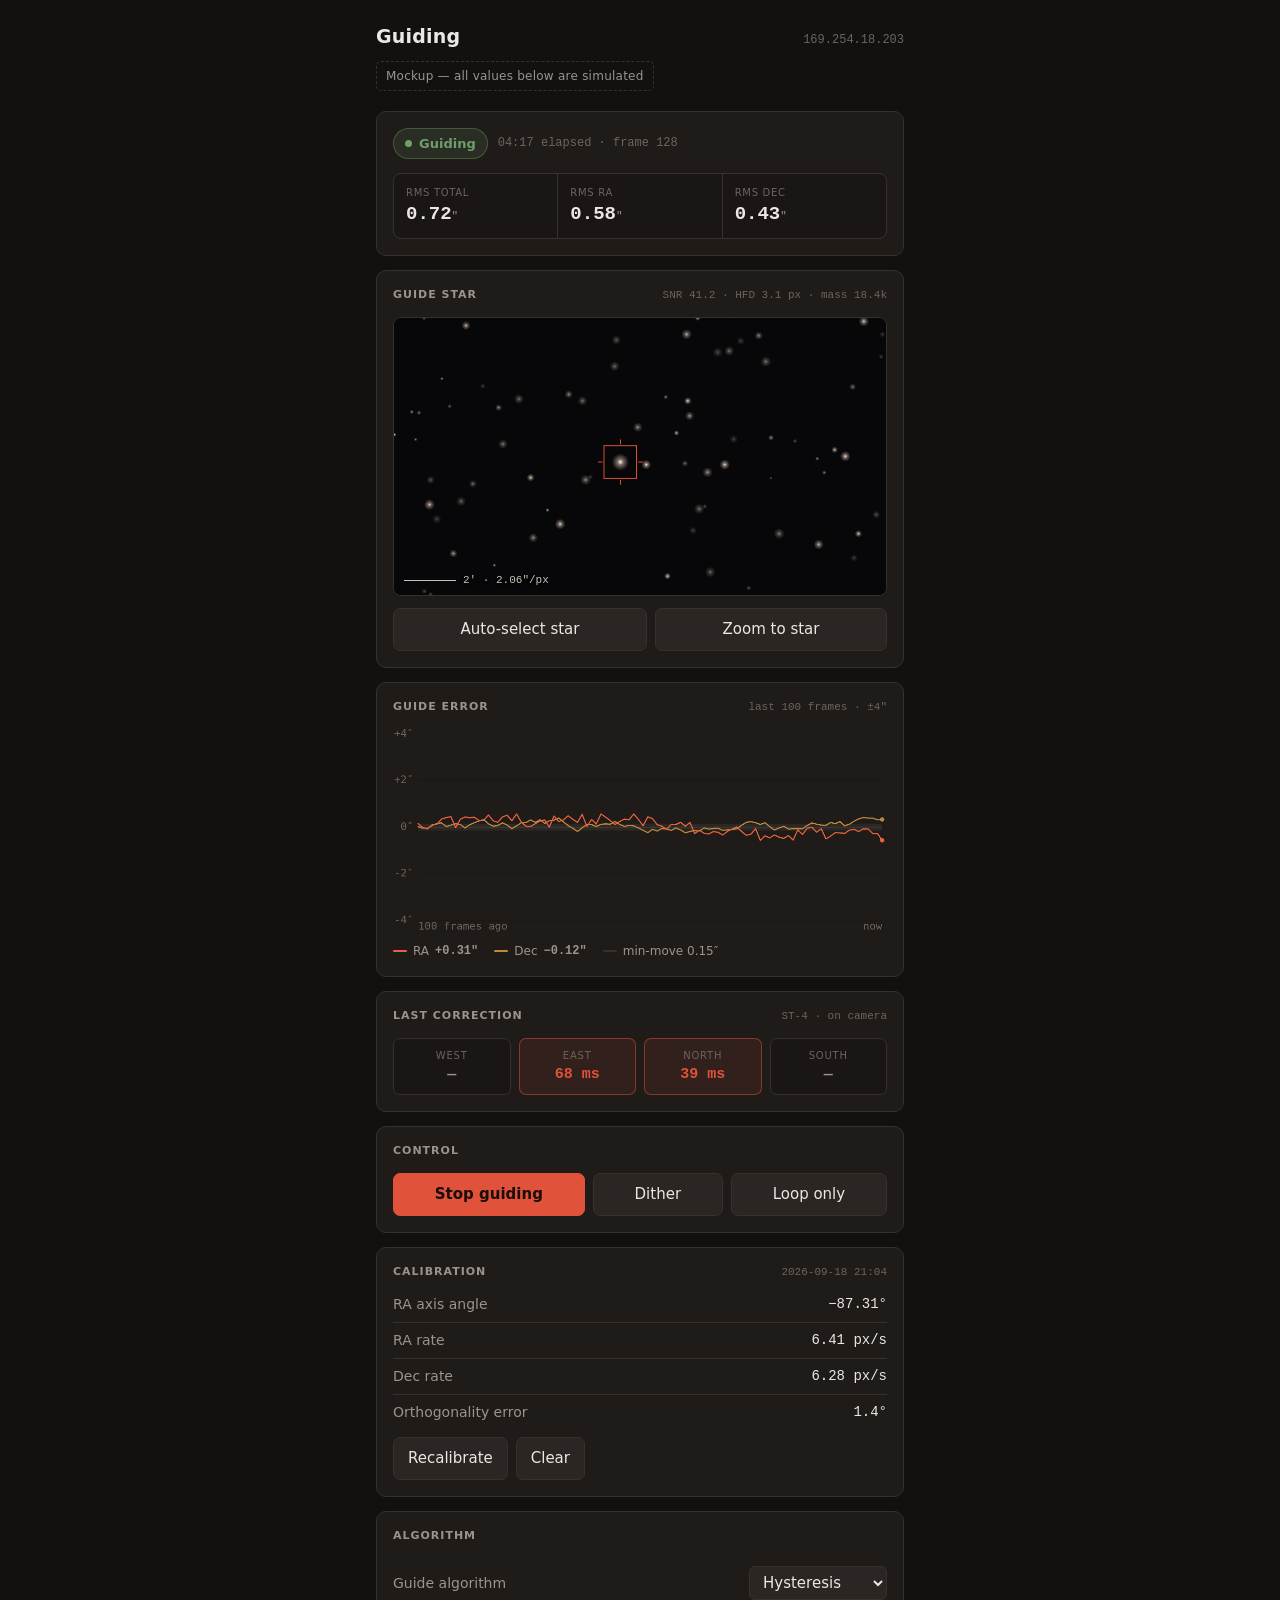
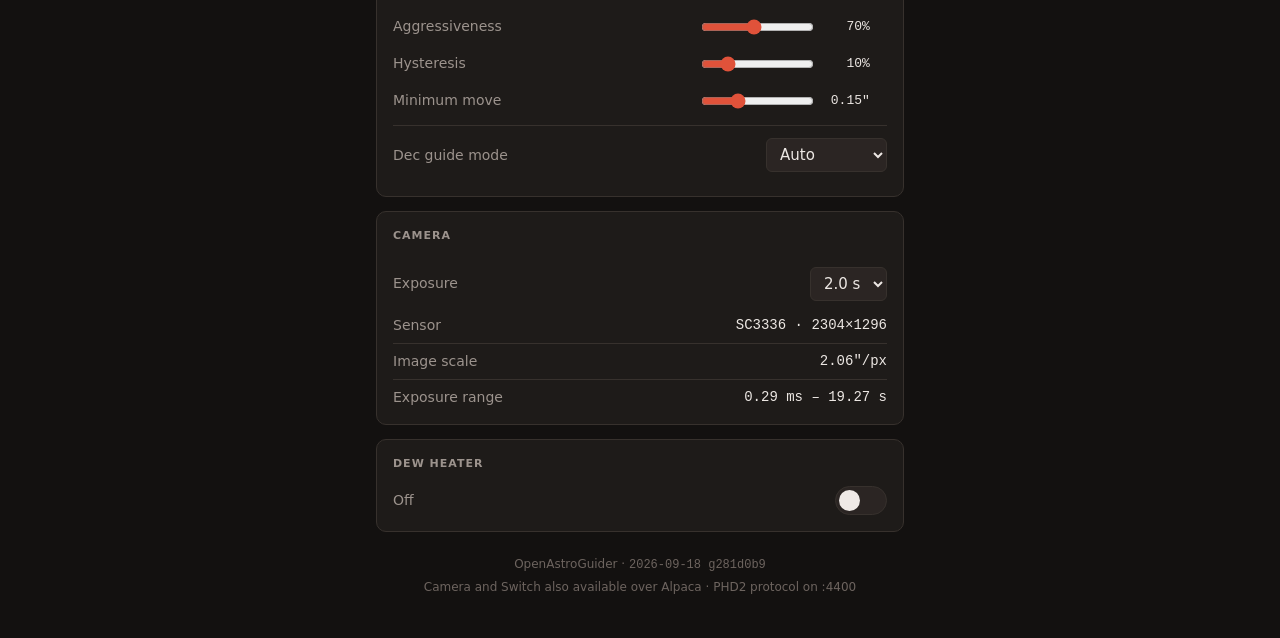
<file: Guiding/mockup/guider.html>
<!doctype html>
<html lang='en'>
<head>
<meta charset='utf-8'>
<meta name='viewport' content='width=device-width,initial-scale=1,viewport-fit=cover'>
<title>OpenAstroGuider</title>
<!--
  OpenAstroGuider -- guider control page (MOCKUP).

  Self-contained by necessity, exactly like setup_api.c's page: the only link
  to this device is a link-local USB or AP network with no route to the
  internet, so an external stylesheet, script or font would simply hang.

  Single-theme on purpose. This page is opened at the telescope in the dark;
  a light mode would cost the user their dark adaptation for minutes, so the
  palette stays warm/red throughout and the RA and Dec traces are separated by
  hue AND brightness rather than the usual blue-vs-red.

  All data here is simulated in the script at the bottom. To make this real,
  replace the simulation with a poll of the guider state and keep the drawing
  code as-is.
-->
<style>
:root{
  --bg:#131110; --card:#1e1b19; --card2:#191615; --line:#37312d;
  --fg:#ece7e3; --dim:#9c938d; --faint:#6d645f;
  --accent:#e0523a; --ra:#e8623f; --dec:#c08a3c;
  --ok:#6f9e6a; --warn:#c9973f; --crit:#d1493f;
  --mono:ui-monospace,SFMono-Regular,Menlo,Consolas,"Liberation Mono",monospace;
}
*{box-sizing:border-box}
html,body{background:var(--bg)}
body{
  margin:0; color:var(--fg); background:var(--bg);
  font:15px/1.5 system-ui,-apple-system,"Segoe UI",Roboto,sans-serif;
  -webkit-text-size-adjust:100%;
}
main{max-width:560px;margin:0 auto;padding-block:22px 40px;padding-left:16px;padding-right:16px}

header{display:flex;align-items:baseline;justify-content:space-between;gap:12px;flex-wrap:wrap}
h1{font-size:19px;margin:0;letter-spacing:.01em;font-weight:600}
.addr{font:12px/1.4 var(--mono);color:var(--faint)}
.demo{
  display:inline-block;margin:10px 0 20px;padding:5px 9px;border-radius:5px;
  border:1px dashed var(--line);color:var(--dim);font-size:12px;letter-spacing:.02em;
}

.card{background:var(--card);border:1px solid var(--line);border-radius:10px;padding:16px;margin-bottom:14px}
h2{font-size:11px;letter-spacing:.09em;text-transform:uppercase;color:var(--dim);font-weight:600;margin:0 0 14px;
   display:flex;justify-content:space-between;align-items:center;gap:10px}
h2 .meta{text-transform:none;letter-spacing:0;font-weight:400;font-family:var(--mono);font-size:11px;color:var(--faint)}

/* ---- state strip ---------------------------------------------------- */
.state{display:flex;align-items:center;gap:10px;margin-bottom:14px;flex-wrap:wrap}
.pill{display:inline-flex;align-items:center;gap:7px;padding:5px 11px;border-radius:999px;
      font-size:13px;font-weight:600;border:1px solid transparent}
.pill.guiding{background:rgba(111,158,106,.14);border-color:rgba(111,158,106,.4);color:var(--ok)}
.pill.lost{background:rgba(209,73,63,.14);border-color:rgba(209,73,63,.45);color:var(--crit)}
.dot{width:7px;height:7px;border-radius:50%;background:currentColor;flex:none}
.pill.guiding .dot{animation:pulse 2.4s ease-in-out infinite}
@keyframes pulse{0%,100%{opacity:1}50%{opacity:.35}}
@media (prefers-reduced-motion:reduce){.pill.guiding .dot{animation:none}}
.since{font:12px/1 var(--mono);color:var(--faint)}

/* ---- stat tiles ----------------------------------------------------- */
.tiles{display:grid;grid-template-columns:repeat(3,1fr);gap:1px;background:var(--line);
       border:1px solid var(--line);border-radius:8px;overflow:hidden}
.tile{background:var(--card2);padding:11px 12px}
.tile .k{font-size:10px;letter-spacing:.07em;text-transform:uppercase;color:var(--faint)}
.tile .v{font:600 19px/1.25 var(--mono);font-variant-numeric:tabular-nums;margin-top:3px}
.tile .u{font-size:11px;color:var(--dim);font-weight:400}

/* ---- preview -------------------------------------------------------- */
.frame{position:relative;border:1px solid var(--line);border-radius:8px;overflow:hidden;background:#000;line-height:0}
.frame canvas{display:block;width:100%;height:auto;max-width:100%}
.scalebar{position:absolute;left:10px;bottom:9px;display:flex;align-items:center;gap:7px;
          font:11px/1 var(--mono);color:#c9bfb8;text-shadow:0 1px 3px #000}
.scalebar i{display:block;height:1px;width:52px;background:#c9bfb8}

/* ---- graph ---------------------------------------------------------- */
.graphwrap{position:relative}
.graphwrap canvas{display:block;width:100%;height:auto;max-width:100%}
.legend{display:flex;gap:16px;margin-top:10px;font-size:12px;color:var(--dim);flex-wrap:wrap}
.legend span{display:inline-flex;align-items:center;gap:6px}
.legend i{width:14px;height:2px;border-radius:1px;display:block}

/* ---- correction bars ------------------------------------------------ */
.pulses{display:grid;grid-template-columns:repeat(4,1fr);gap:8px}
.pulse{background:var(--card2);border:1px solid var(--line);border-radius:7px;padding:9px 8px;text-align:center}
.pulse .d{font-size:10px;letter-spacing:.08em;color:var(--faint)}
.pulse .ms{font:600 15px/1.3 var(--mono);font-variant-numeric:tabular-nums;margin-top:2px;color:var(--dim)}
.pulse.on{border-color:rgba(224,82,58,.5);background:rgba(224,82,58,.1)}
.pulse.on .ms{color:var(--accent)}

/* ---- controls ------------------------------------------------------- */
.btns{display:flex;gap:8px;flex-wrap:wrap}
button{font:inherit;color:var(--fg);background:#2b2523;border:1px solid var(--line);
       border-radius:7px;padding:9px 14px;cursor:pointer;transition:background .13s,border-color .13s}
button:hover{background:#352d2a}
button:focus-visible{outline:2px solid var(--accent);outline-offset:2px}
button.primary{background:var(--accent);border-color:var(--accent);color:#1a0d09;font-weight:600}
button.primary:hover{background:#ea6044}
button[disabled]{opacity:.4;cursor:default}
button.grow{flex:1 1 auto}

/* ---- key/value rows ------------------------------------------------- */
.kv{display:flex;justify-content:space-between;gap:14px;padding:7px 0;border-bottom:1px solid var(--line);font-size:14px}
.kv:last-child{border-bottom:0;padding-bottom:0}
.kv:first-of-type{padding-top:0}
.kv dt{color:var(--dim);margin:0}
.kv dd{margin:0;font-family:var(--mono);font-variant-numeric:tabular-nums;text-align:right}
dl{margin:0}

/* ---- fields --------------------------------------------------------- */
.field{display:flex;align-items:center;justify-content:space-between;gap:12px;padding:8px 0}
.field label{color:var(--dim);font-size:14px}
select,input[type=range]{font:inherit;color:var(--fg);background:#2b2523;border:1px solid var(--line);
       border-radius:6px;padding:6px 9px;max-width:60%}
input[type=range]{padding:0;accent-color:var(--accent);background:none;border:0;width:130px}
.val{font-family:var(--mono);font-size:13px;min-width:44px;text-align:right;color:var(--fg)}
.sw{flex:none;width:52px;height:29px;padding:0;border-radius:15px;border:1px solid var(--line);
    background:#2b2523;position:relative;cursor:pointer}
.sw[aria-checked=true]{background:var(--accent);border-color:var(--accent)}
.knob{position:absolute;top:3px;left:3px;width:21px;height:21px;border-radius:50%;background:#efe9e6;transition:transform .15s}
.sw[aria-checked=true] .knob{transform:translateX(23px)}
@media (prefers-reduced-motion:reduce){.knob{transition:none}}

footer{color:var(--faint);font-size:12px;text-align:center;margin-top:22px;line-height:1.8}
footer code{font-family:var(--mono)}
@media (max-width:420px){
  .tiles{grid-template-columns:repeat(2,1fr)}
  .tile:last-child{grid-column:1/-1}
}
</style>
</head>
<body>


<main>
  <header>
    <h1>Guiding</h1>
    <span class="addr">169.254.18.203</span>
  </header>
  <div class="demo">Mockup — all values below are simulated</div>

  <!-- STATUS ---------------------------------------------------------- -->
  <section class="card">
    <div class="state">
      <span class="pill guiding" id="statePill"><i class="dot"></i><span id="stateText">Guiding</span></span>
      <span class="since" id="elapsed">04:17 elapsed · frame 128</span>
    </div>
    <div class="tiles">
      <div class="tile">
        <div class="k">RMS total</div>
        <div class="v" id="rmsTot">0.72<span class="u">″</span></div>
      </div>
      <div class="tile">
        <div class="k">RMS RA</div>
        <div class="v" id="rmsRa">0.58<span class="u">″</span></div>
      </div>
      <div class="tile">
        <div class="k">RMS Dec</div>
        <div class="v" id="rmsDec">0.43<span class="u">″</span></div>
      </div>
    </div>
  </section>

  <!-- PREVIEW --------------------------------------------------------- -->
  <section class="card">
    <h2>Guide star <span class="meta" id="starMeta">SNR 41.2 · HFD 3.1 px · mass 18.4k</span></h2>
    <div class="frame">
      <canvas id="preview" width="1024" height="576" aria-label="Live guide camera preview, simulated"></canvas>
      <div class="scalebar"><i></i><span>2′ · 2.06″/px</span></div>
    </div>
    <div class="btns" style="margin-top:12px">
      <button class="grow" id="btnAuto">Auto-select star</button>
      <button class="grow" id="btnZoom">Zoom to star</button>
    </div>
  </section>

  <!-- GRAPH ----------------------------------------------------------- -->
  <section class="card">
    <h2>Guide error <span class="meta">last 100 frames · ±4″</span></h2>
    <div class="graphwrap">
      <canvas id="graph" width="1024" height="420" aria-label="Guide error over time in arcseconds, simulated"></canvas>
    </div>
    <div class="legend">
      <span><i style="background:var(--ra)"></i>RA <b id="curRa" style="font-family:var(--mono);font-weight:600">+0.31″</b></span>
      <span><i style="background:var(--dec)"></i>Dec <b id="curDec" style="font-family:var(--mono);font-weight:600">−0.12″</b></span>
      <span><i style="background:var(--line)"></i>min-move 0.15″</span>
    </div>
  </section>

  <!-- CORRECTIONS ----------------------------------------------------- -->
  <section class="card">
    <h2>Last correction <span class="meta">ST-4 · on camera</span></h2>
    <div class="pulses" id="pulses">
      <div class="pulse" data-d="W"><div class="d">WEST</div><div class="ms">—</div></div>
      <div class="pulse" data-d="E"><div class="d">EAST</div><div class="ms">—</div></div>
      <div class="pulse" data-d="N"><div class="d">NORTH</div><div class="ms">—</div></div>
      <div class="pulse" data-d="S"><div class="d">SOUTH</div><div class="ms">—</div></div>
    </div>
  </section>

  <!-- CONTROLS -------------------------------------------------------- -->
  <section class="card">
    <h2>Control</h2>
    <div class="btns">
      <button class="primary grow" id="btnStop">Stop guiding</button>
      <button class="grow" id="btnDither">Dither</button>
      <button class="grow" id="btnLoop">Loop only</button>
    </div>
  </section>

  <!-- CALIBRATION ----------------------------------------------------- -->
  <section class="card">
    <h2>Calibration <span class="meta">2026-09-18 21:04</span></h2>
    <dl>
      <div class="kv"><dt>RA axis angle</dt><dd>−87.31°</dd></div>
      <div class="kv"><dt>RA rate</dt><dd>6.41 px/s</dd></div>
      <div class="kv"><dt>Dec rate</dt><dd>6.28 px/s</dd></div>
      <div class="kv"><dt>Orthogonality error</dt><dd>1.4°</dd></div>
    </dl>
    <div class="btns" style="margin-top:14px">
      <button id="btnRecal">Recalibrate</button>
      <button id="btnClear">Clear</button>
    </div>
  </section>

  <!-- ALGORITHM ------------------------------------------------------- -->
  <section class="card">
    <h2>Algorithm</h2>
    <div class="field">
      <label for="algo">Guide algorithm</label>
      <select id="algo">
        <option>Hysteresis</option>
        <option>Lowpass</option>
        <option>Lowpass2</option>
        <option>Resist switch</option>
      </select>
    </div>
    <div class="field">
      <label for="aggr">Aggressiveness</label>
      <span style="display:flex;align-items:center;gap:10px">
        <input type="range" id="aggr" min="0" max="150" value="70">
        <span class="val" id="aggrV">70%</span>
      </span>
    </div>
    <div class="field">
      <label for="hyst">Hysteresis</label>
      <span style="display:flex;align-items:center;gap:10px">
        <input type="range" id="hyst" min="0" max="50" value="10">
        <span class="val" id="hystV">10%</span>
      </span>
    </div>
    <div class="field">
      <label for="minmove">Minimum move</label>
      <span style="display:flex;align-items:center;gap:10px">
        <input type="range" id="minmove" min="0" max="50" value="15">
        <span class="val" id="minmoveV">0.15″</span>
      </span>
    </div>
    <div class="field" style="border-top:1px solid var(--line);margin-top:6px;padding-top:12px">
      <label for="decmode">Dec guide mode</label>
      <select id="decmode">
        <option>Auto</option><option>North only</option>
        <option>South only</option><option>Off</option>
      </select>
    </div>
  </section>

  <!-- CAMERA ---------------------------------------------------------- -->
  <section class="card">
    <h2>Camera</h2>
    <div class="field">
      <label for="exp">Exposure</label>
      <select id="exp">
        <option>1.0 s</option><option selected>2.0 s</option>
        <option>3.0 s</option><option>5.0 s</option>
      </select>
    </div>
    <dl style="margin-top:6px">
      <div class="kv"><dt>Sensor</dt><dd>SC3336 · 2304×1296</dd></div>
      <div class="kv"><dt>Image scale</dt><dd>2.06″/px</dd></div>
      <div class="kv"><dt>Exposure range</dt><dd>0.29 ms – 19.27 s</dd></div>
    </dl>
  </section>

  <!-- DEW HEATER ------------------------------------------------------ -->
  <section class="card">
    <h2>Dew heater</h2>
    <div class="field" style="padding:0">
      <label for="dew" id="dewLabel">Off</label>
      <button class="sw" id="dew" role="switch" aria-checked="false" aria-labelledby="dewLabel"><span class="knob"></span></button>
    </div>
  </section>

  <footer>
    OpenAstroGuider · <code>2026-09-18 g281d0b9</code><br>
    Camera and Switch also available over Alpaca · PHD2 protocol on :4400
  </footer>
</main>

<script>
(function(){
  "use strict";
  var reduce = matchMedia("(prefers-reduced-motion: reduce)").matches;

  /* ---------- simulated guiding -------------------------------------- */
  var N = 100, ra = [], dec = [], t = 0;
  var pe = 0, decWalk = 0;
  function step(){
    t += 1;
    /* periodic error (worm) + noise, partially corrected -> residual */
    pe = Math.sin(t / 19) * 0.85 + Math.sin(t / 6.3) * 0.22;
    var r = pe * 0.42 + (Math.random() - 0.5) * 0.55;
    decWalk = decWalk * 0.86 + (Math.random() - 0.5) * 0.30;
    var d = decWalk;
    ra.push(r); dec.push(d);
    if (ra.length > N) { ra.shift(); dec.shift(); }
    return { r: r, d: d };
  }
  for (var i = 0; i < N; i++) step();

  function rms(a){
    var s = 0; for (var i=0;i<a.length;i++) s += a[i]*a[i];
    return Math.sqrt(s / a.length);
  }
  function fmt(v){ return (v<0?"−":"+") + Math.abs(v).toFixed(2) + "″"; }

  /* ---------- guide error graph -------------------------------------- */
  var g = document.getElementById("graph"), gx = g.getContext("2d");
  var RANGE = 4;
  function css(n){ return getComputedStyle(document.documentElement).getPropertyValue(n).trim(); }

  function drawGraph(){
    var W = g.width, H = g.height, padL = 52, padR = 10, padT = 10, padB = 24;
    var iw = W - padL - padR, ih = H - padT - padB;
    gx.clearRect(0,0,W,H);
    gx.font = "22px ui-monospace, Menlo, monospace";
    gx.textBaseline = "middle";

    /* gridlines + labels at every value the scale reaches */
    var ticks = [4,2,0,-2,-4];
    for (var i=0;i<ticks.length;i++){
      var v = ticks[i], y = padT + ih/2 - (v/RANGE)*(ih/2);
      gx.strokeStyle = v === 0 ? css("--line") : css("--card2");
      gx.lineWidth = v === 0 ? 2 : 1;
      gx.beginPath(); gx.moveTo(padL, y); gx.lineTo(W-padR, y); gx.stroke();
      gx.fillStyle = css("--faint");
      gx.textAlign = "right";
      gx.fillText((v>0?"+":"") + v + "″", padL - 10, y);
    }

    /* min-move band */
    var mm = 0.15, y0 = padT + ih/2 - (mm/RANGE)*(ih/2), y1 = padT + ih/2 + (mm/RANGE)*(ih/2);
    gx.fillStyle = "rgba(156,147,141,.10)";
    gx.fillRect(padL, y0, iw, y1-y0);

    function trace(arr, color){
      gx.strokeStyle = color; gx.lineWidth = 2.5;
      gx.lineJoin = "round"; gx.lineCap = "round";
      gx.beginPath();
      for (var i=0;i<arr.length;i++){
        var x = padL + (i/(N-1))*iw;
        var y = padT + ih/2 - (Math.max(-RANGE,Math.min(RANGE,arr[i]))/RANGE)*(ih/2);
        i ? gx.lineTo(x,y) : gx.moveTo(x,y);
      }
      gx.stroke();
      /* emphasized endpoint */
      var lx = padL + iw, ly = padT + ih/2 - (Math.max(-RANGE,Math.min(RANGE,arr[arr.length-1]))/RANGE)*(ih/2);
      gx.fillStyle = color; gx.beginPath(); gx.arc(lx, ly, 4.5, 0, 6.284); gx.fill();
    }
    trace(dec, css("--dec"));
    trace(ra,  css("--ra"));

    gx.fillStyle = css("--faint"); gx.textAlign = "left";
    gx.fillText("100 frames ago", padL, H - 11);
    gx.textAlign = "right";
    gx.fillText("now", W - padR, H - 11);
  }

  /* ---------- star field preview ------------------------------------- */
  var p = document.getElementById("preview"), px = p.getContext("2d");
  var stars = [];
  (function seed(){
    var s = 7;
    function rnd(){ s = (s*1103515245 + 12345) & 0x7fffffff; return s / 0x7fffffff; }
    for (var i=0;i<70;i++)
      stars.push({ x: rnd()*p.width, y: rnd()*p.height, m: 0.9 + rnd()*2.6, b: 0.25 + rnd()*0.75 });
    /* the guide star: bright, near centre */
    stars.push({ x: p.width*0.46, y: p.height*0.52, m: 5.2, b: 1, guide: true });
  })();

  function drawPreview(off){
    px.fillStyle = "#07070a"; px.fillRect(0,0,p.width,p.height);
    /* faint sensor noise */
    px.fillStyle = "rgba(255,255,255,.022)";
    for (var i=0;i<220;i++) px.fillRect(Math.random()*p.width, Math.random()*p.height, 1.5, 1.5);

    var gs = null;
    for (var j=0;j<stars.length;j++){
      var st = stars[j];
      var x = st.x + off.x, y = st.y + off.y;
      var gr = px.createRadialGradient(x, y, 0, x, y, st.m*3.4);
      gr.addColorStop(0,   "rgba(255,246,238," + st.b + ")");
      gr.addColorStop(0.35,"rgba(255,226,206," + (st.b*0.45) + ")");
      gr.addColorStop(1,   "rgba(255,210,180,0)");
      px.fillStyle = gr;
      px.beginPath(); px.arc(x, y, st.m*3.4, 0, 6.284); px.fill();
      if (st.guide) gs = { x: x, y: y };
    }
    if (gs){
      /* PHD2-style lock reticle */
      px.strokeStyle = css("--accent"); px.lineWidth = 2;
      var R = 34;
      px.strokeRect(gs.x-R, gs.y-R, R*2, R*2);
      px.beginPath();
      px.moveTo(gs.x-R-13, gs.y); px.lineTo(gs.x-R-3, gs.y);
      px.moveTo(gs.x+R+3, gs.y);  px.lineTo(gs.x+R+13, gs.y);
      px.moveTo(gs.x, gs.y-R-13); px.lineTo(gs.x, gs.y-R-3);
      px.moveTo(gs.x, gs.y+R+3);  px.lineTo(gs.x, gs.y+R+13);
      px.stroke();
    }
  }

  /* ---------- pulses -------------------------------------------------- */
  var pulseEls = {};
  [].forEach.call(document.querySelectorAll(".pulse"), function(el){ pulseEls[el.dataset.d] = el; });
  function showPulse(r, d){
    for (var k in pulseEls){ pulseEls[k].classList.remove("on"); pulseEls[k].querySelector(".ms").textContent = "—"; }
    var mm = 0.15;
    if (Math.abs(r) > mm){
      var k1 = r > 0 ? "W" : "E", ms = Math.round(Math.abs(r) * 120);
      pulseEls[k1].classList.add("on"); pulseEls[k1].querySelector(".ms").textContent = ms + " ms";
    }
    if (Math.abs(d) > mm){
      var k2 = d > 0 ? "N" : "S", ms2 = Math.round(Math.abs(d) * 120);
      pulseEls[k2].classList.add("on"); pulseEls[k2].querySelector(".ms").textContent = ms2 + " ms";
    }
  }

  /* ---------- tick ---------------------------------------------------- */
  var frame = 128, secs = 257, running = true;
  function pad(n){ return (n<10?"0":"") + n; }
  function tick(){
    if (!running) return;
    var v = step();
    frame++; secs += 2;
    drawGraph();
    drawPreview({ x: v.r * 3.2, y: v.d * 3.2 });
    showPulse(v.r, v.d);
    document.getElementById("curRa").textContent  = fmt(v.r);
    document.getElementById("curDec").textContent = fmt(v.d);
    document.getElementById("rmsTot").innerHTML = rms(ra.concat(dec)).toFixed(2) + '<span class="u">″</span>';
    document.getElementById("rmsRa").innerHTML  = rms(ra).toFixed(2)  + '<span class="u">″</span>';
    document.getElementById("rmsDec").innerHTML = rms(dec).toFixed(2) + '<span class="u">″</span>';
    document.getElementById("elapsed").textContent =
      pad(Math.floor(secs/60)) + ":" + pad(secs%60) + " elapsed · frame " + frame;
    document.getElementById("starMeta").textContent =
      "SNR " + (38 + Math.random()*7).toFixed(1) + " · HFD " + (2.9 + Math.random()*0.5).toFixed(1) +
      " px · mass " + (17.5 + Math.random()*2).toFixed(1) + "k";
  }

  drawGraph(); drawPreview({x:0,y:0}); showPulse(ra[N-1], dec[N-1]);
  if (!reduce) setInterval(tick, 2000);

  /* ---------- controls ------------------------------------------------ */
  var stop = document.getElementById("btnStop");
  stop.addEventListener("click", function(){
    running = !running;
    var pill = document.getElementById("statePill");
    document.getElementById("stateText").textContent = running ? "Guiding" : "Stopped";
    pill.classList.toggle("guiding", running);
    pill.classList.toggle("lost", !running);
    stop.textContent = running ? "Stop guiding" : "Start guiding";
  });
  document.getElementById("btnDither").addEventListener("click", function(){
    var pill = document.getElementById("statePill");
    document.getElementById("stateText").textContent = "Settling";
    pill.classList.remove("guiding");
    decWalk += 2.2; pe += 1.6;
    setTimeout(function(){
      document.getElementById("stateText").textContent = running ? "Guiding" : "Stopped";
      pill.classList.toggle("guiding", running);
    }, 4000);
  });

  function bindRange(id, fmtFn){
    var el = document.getElementById(id), out = document.getElementById(id + "V");
    el.addEventListener("input", function(){ out.textContent = fmtFn(+el.value); });
  }
  bindRange("aggr",    function(v){ return v + "%"; });
  bindRange("hyst",    function(v){ return v + "%"; });
  bindRange("minmove", function(v){ return (v/100).toFixed(2) + "″"; });

  var dew = document.getElementById("dew");
  dew.addEventListener("click", function(){
    var on = dew.getAttribute("aria-checked") === "true";
    dew.setAttribute("aria-checked", String(!on));
    document.getElementById("dewLabel").textContent = !on ? "On" : "Off";
  });
})();
</script>

</body>
</html>
</file>
